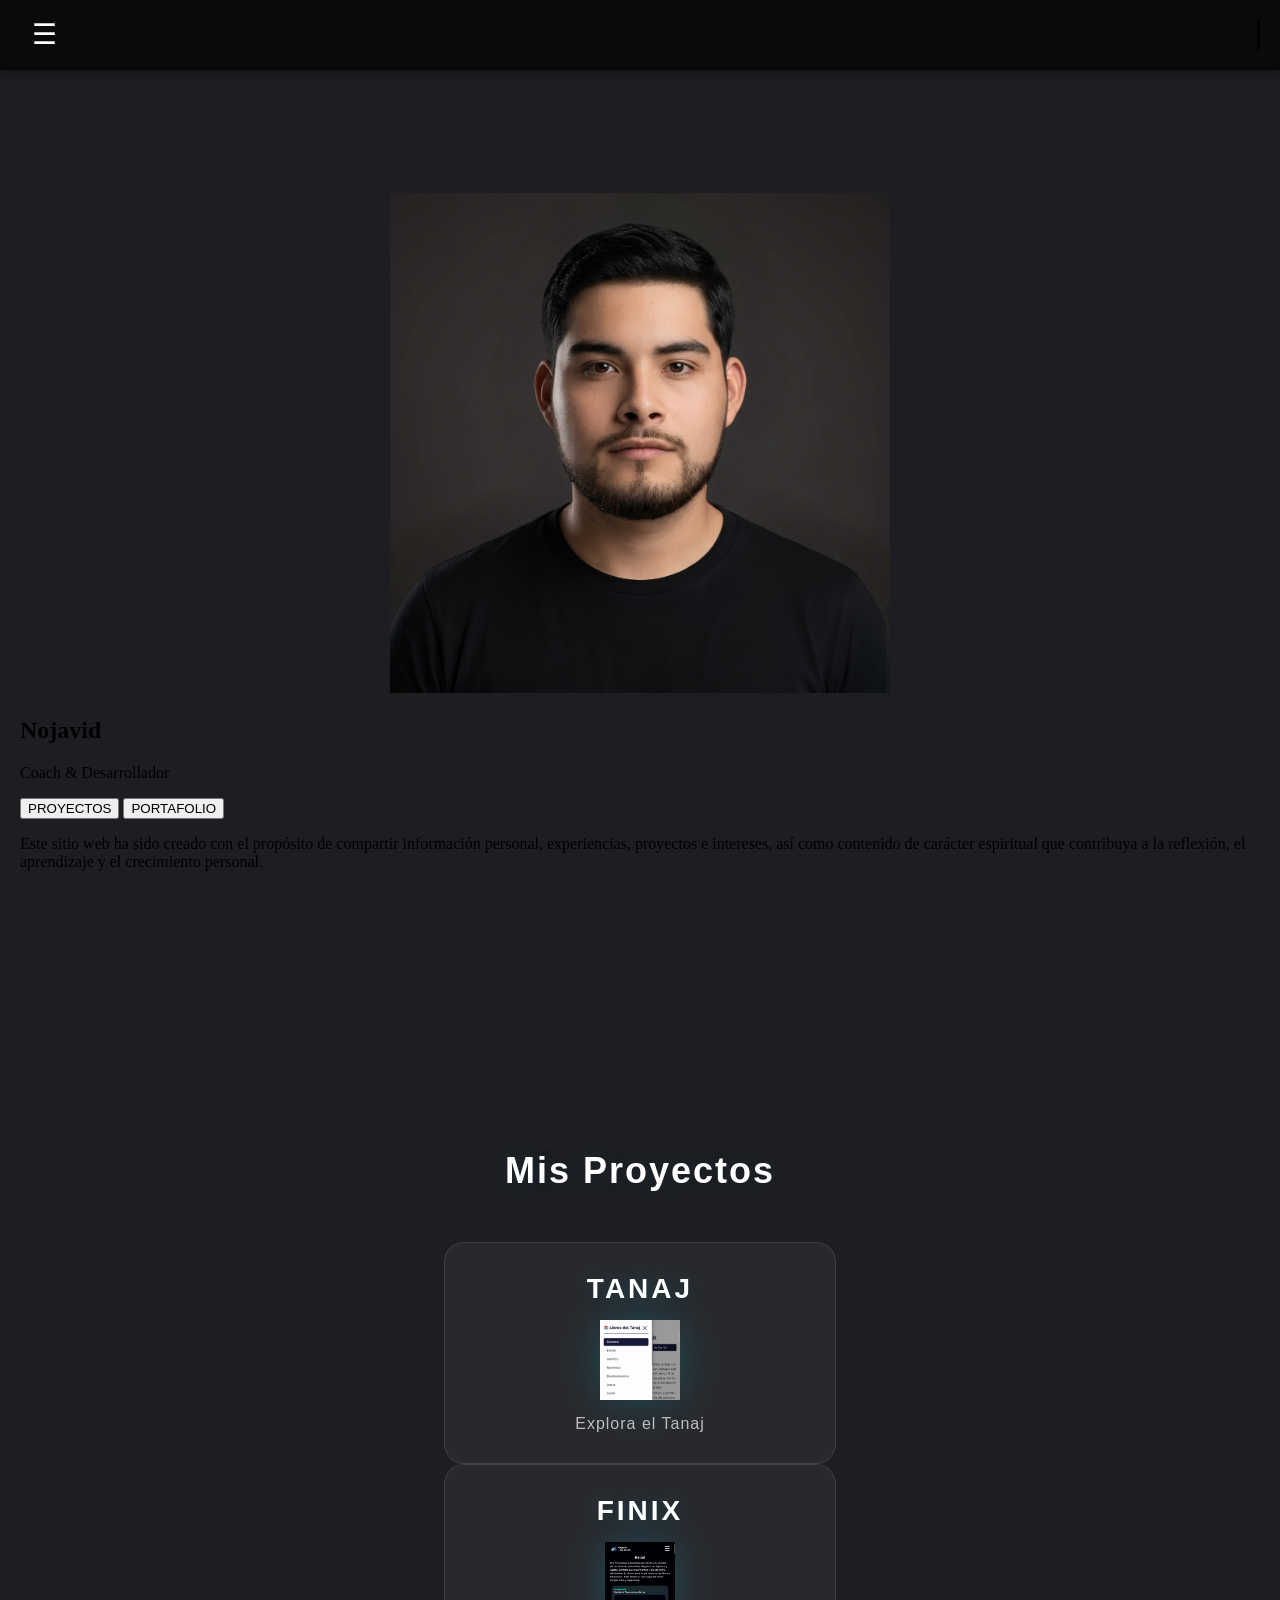
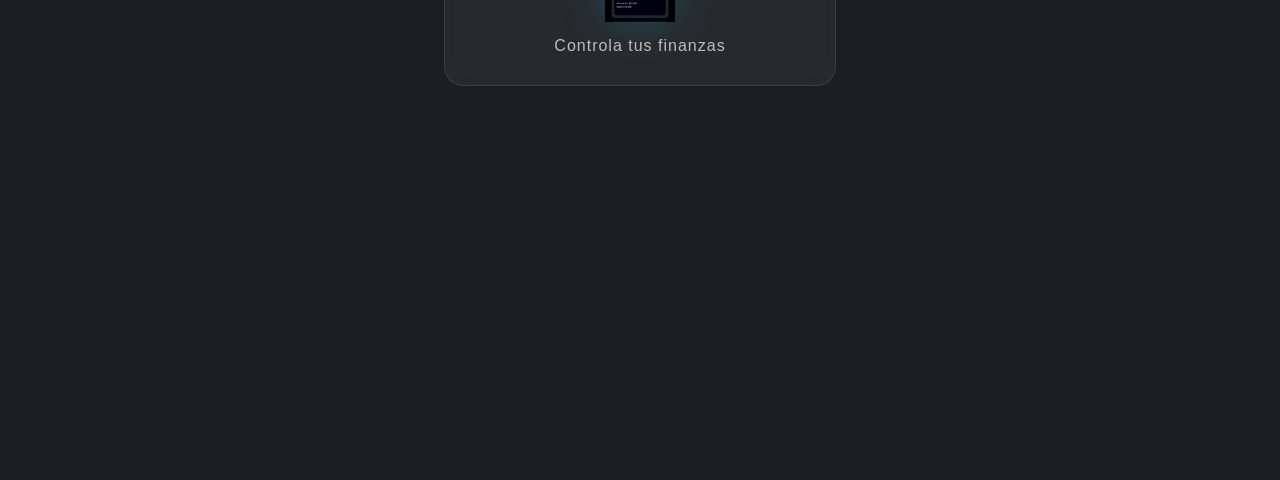
<file: index.html>
<!DOCTYPE html>
<html lang="es">
<head>
    <meta charset="UTF-8">
    <meta name="viewport" content="width=device-width, initial-scale=1.0">
    <title>NOJAVID</title>

    <!-- Css General-->
    <link rel="stylesheet" href="index-general.css">
        
    <!-- CSS específico para móviles -->
    <link rel="stylesheet" href="index-styles-movil.css" media="(max-width: 768px)">
</head>
<body>
    <!-- HEADER -->
    <header class="header">
        <!-- Menú desplegable a la izquierda -->
        <div class="menu-container">
            <button class="menu-btn" id="menuBtn" aria-label="Menú">
                <span class="menu-icon">☰</span>
            </button>
            <!-- Menú que se desliza desde la izquierda -->
            <div class="menu-overlay" id="menuOverlay">
                <div class="menu-slide" id="menuSlide">
                    <button class="menu-close" id="menuClose">✕</button>
                    <nav class="menu-nav">
                        <a href="#inicio" class="menu-item-full" onclick="cerrarMenuYScroll('inicio')">Inicio</a>
                        <a href="#proyectos" class="menu-item-full" onclick="cerrarMenuYScroll('proyectos')">Proyectos</a>
                        <a href="vales/vales.html" class="menu-item-full">Vales</a>
                    </nav>
                </div>
            </div>
        </div>

        <!-- Título NOJAVID en la esquina derecha -->
        <span class="titulo-nojavid" id="tituloNojavid">
            <span class="noja">NOJA</span><span class="vid">VID</span>
        </span>
    </header>

    <!-- SECCIÓN INICIO -->
    <section id="inicio" class="seccion-inicio">
        <!-- Contenedor de la imagen -->
        <div class="contenedor-imagen">
            <!-- Ondas extra -->
            <div class="onda-extra-1"></div>
            <div class="onda-extra-2"></div>
            <div class="onda-extra-3"></div>
            
            <!-- Fondo de color -->
            <div class="fondo-color"></div>
            
            <!-- Foto superpuesta con borde degradado -->
            <div class="foto-wrapper">
                <img src="foto.png" alt="Foto" class="foto-superpuesta" loading="lazy">
            </div>
        </div>

        <!-- Textos debajo de la imagen -->
        <div class="contenedor-textos">
            <h1 class="texto-nombre">Nojavid</h1>
            <p class="texto-subtitulo">Coach & Desarrollador</p>
            
            <!-- Contenedor de botones -->
            <div class="contenedor-botones">
                <button class="btn-proyectos" onclick="scrollToSeccion('proyectos')">PROYECTOS</button>
                <button class="btn-portafolio">PORTAFOLIO</button>
            </div>

            <!-- Descripción -->
            <div class="contenedor-descripcion">
                <p class="texto-descripcion">
                    Este sitio web ha sido creado con el propósito de compartir información personal, experiencias, proyectos e intereses, así como contenido de carácter espiritual que contribuya a la reflexión, el aprendizaje y el crecimiento personal.
                </p>
            </div>
        </div>
    </section>

    <!-- SECCIÓN PROYECTOS -->
    <section id="proyectos" class="seccion-proyectos">
        <h2 class="titulo-seccion">Mis Proyectos</h2>
        
        <!-- Tarjeta del proyecto TANAJ -->
        <div class="proyecto-tarjeta">
            <a href="Tanaj/tanaj.html" class="proyecto-enlace">
                <div class="proyecto-contenido">
                    <span class="proyecto-titulo">TANAJ</span>
                    <img src="tanaj.png" alt="Tanaj" class="proyecto-imagen" />
                    <p class="proyecto-descripcion">Explora el Tanaj</p>
                </div>
            </a>
        </div>
        <!-- Tarjeta del proyecto TANAJ -->
        <div class="proyecto-tarjeta">
            <a href="Finix/finix.html" class="proyecto-enlace">
                <div class="proyecto-contenido">
                    <span class="proyecto-titulo">FINIX</span>
                    <img src="Finix/finix.png" alt="Finix" class="proyecto-imagen" />
                    <p class="proyecto-descripcion">Controla tus finanzas</p>
                </div>
            </a>
        </div>
    </section>

    <!-- SCRIPT PRINCIPAL -->
    <script src="index-script.js"></script>
</body>
</html>
</file>
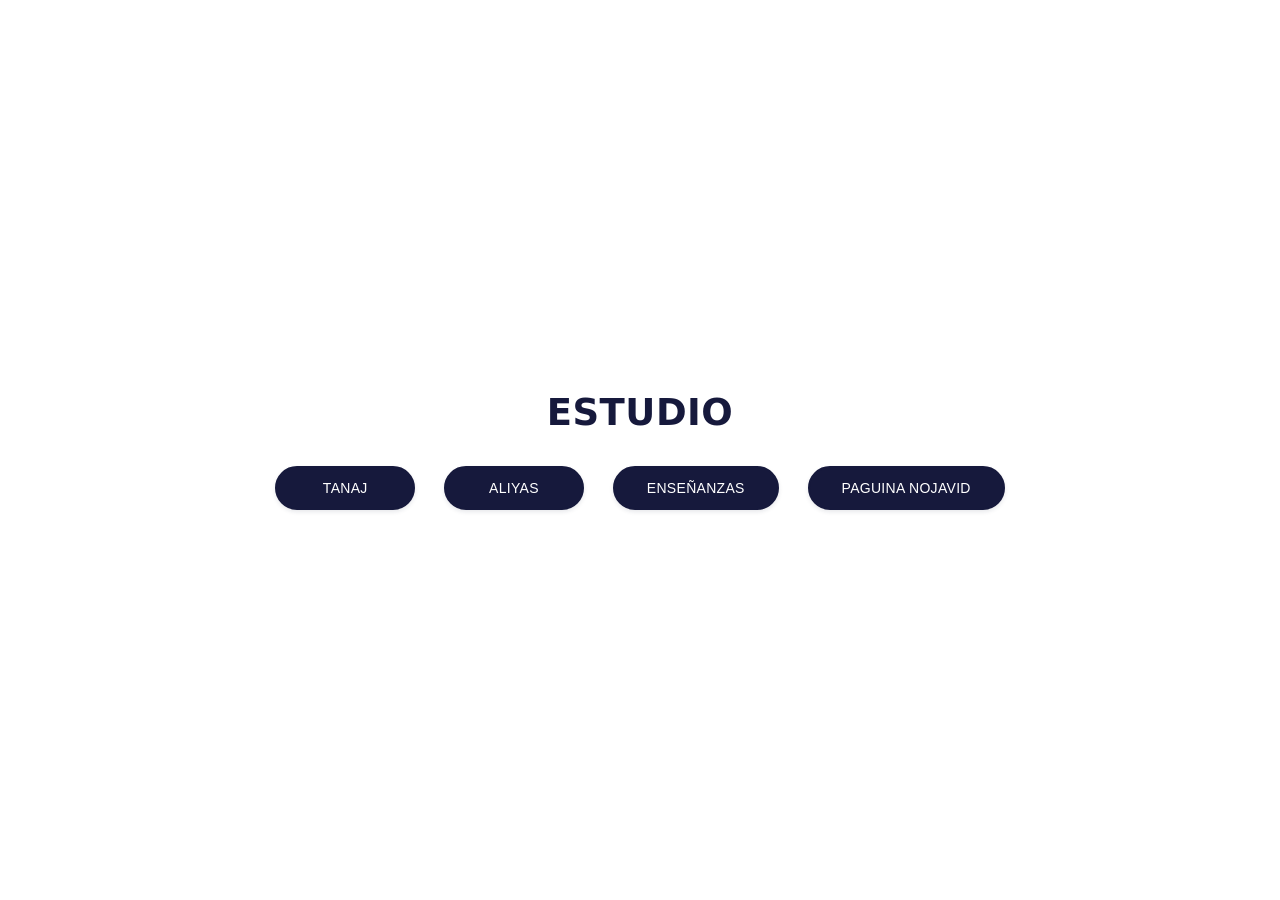
<file: Torah/torah.html>
<!DOCTYPE html>
<html lang="es">
<head>
    <meta charset="UTF-8">
    <meta name="viewport" content="width=device-width, initial-scale=1.0">
    <title>TORAH</title>
    
    <link rel="stylesheet" href="styles/torah-styles.css">
    <link rel="stylesheet" href="styles/torah-styles-pc.css" media="screen and (min-width: 769px)">
    <link rel="stylesheet" href="styles/torah-styles-movil.css" media="screen and (max-width: 768px)">
</head>
<body>
    <h1>ESTUDIO</h1>
    <div class="button-group">
        <a href="../Tanaj/tanaj.html"><button>TANAJ</button></a>
        <button>ALIYAS</button>
        <button>ENSEÑANZAS</button>
        <a href="../index.html"><button>PAGUINA NOJAVID</button></a>
    </div>
</body>
</html>
</file>
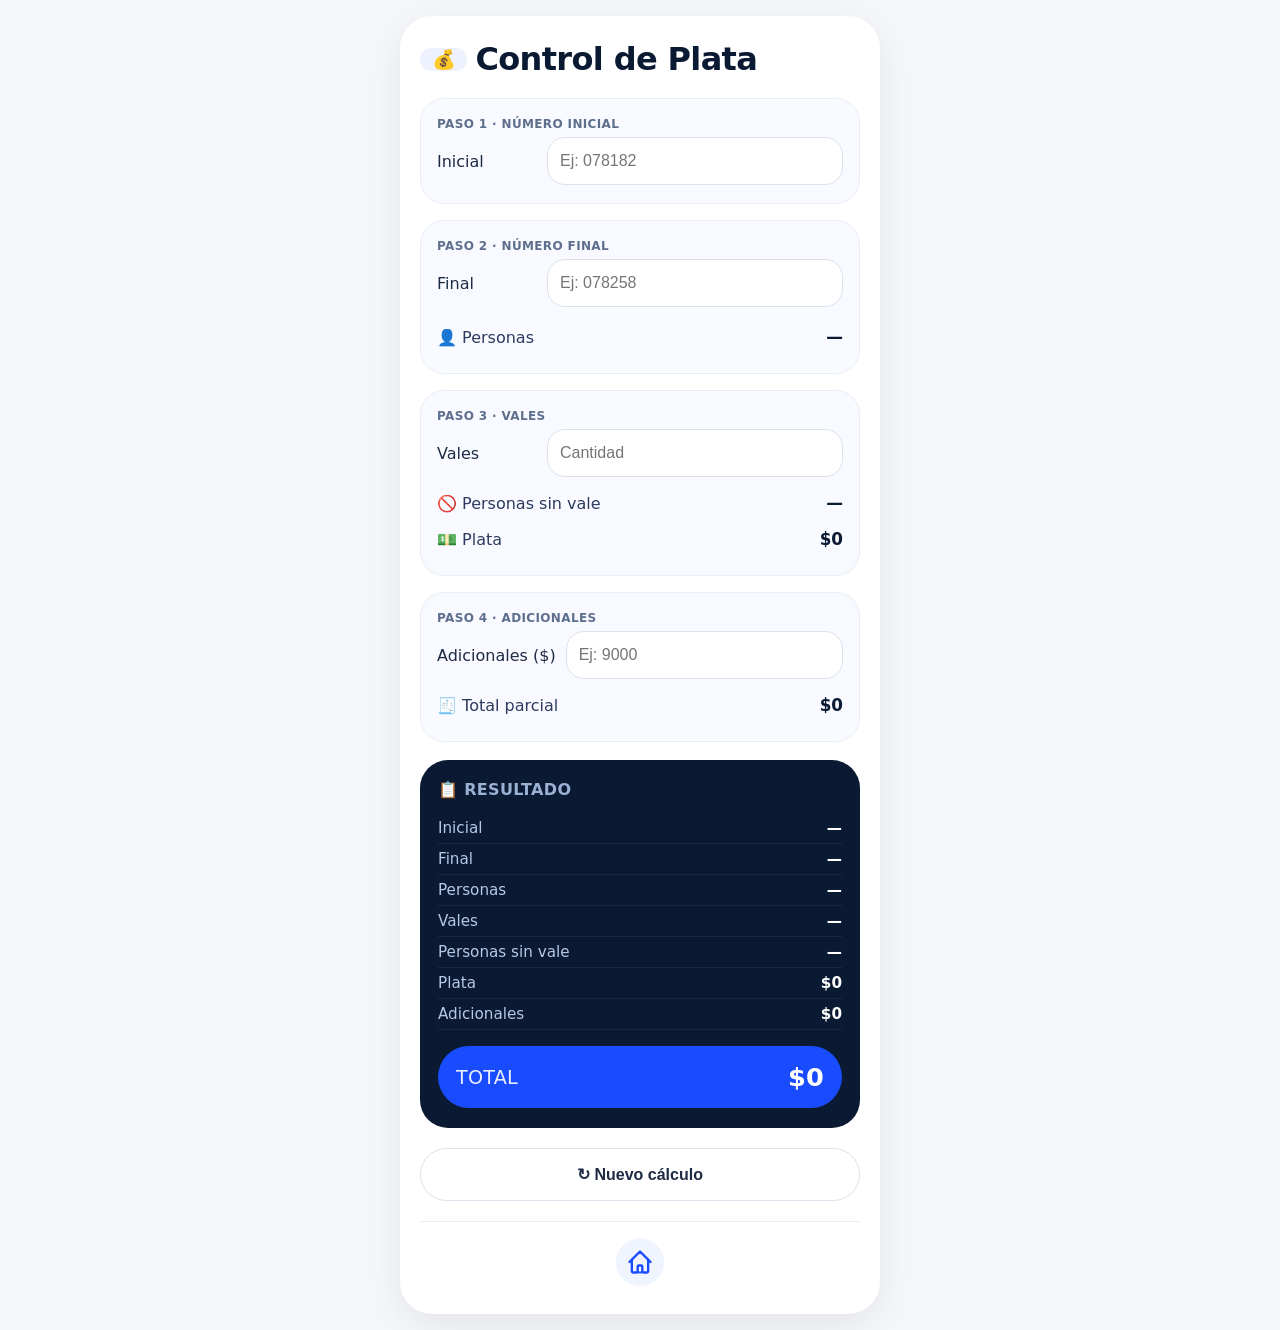
<file: vales/vales.html>
<!DOCTYPE html>
<html lang="es">
<head>
    <meta charset="UTF-8" />
    <meta name="viewport" content="width=device-width, initial-scale=1.0, maximum-scale=1.0, user-scalable=yes" />
    <title>Control de Plata</title>
    <link rel="stylesheet" href="valesStyles.css" />
</head>
<body>
    <div class="card" id="app">
        <h1>
            <span>💰</span> Control de Plata
        </h1>

        <!-- PASO 1: INICIAL -->
        <div class="step-group">
            <div class="step-label">Paso 1 · Número inicial</div>
            <div class="input-row">
                <label for="inicialInput">Inicial</label>
                <input type="number" id="inicialInput" placeholder="Ej: 078182" />
            </div>
        </div>

        <!-- PASO 2: FINAL -->
        <div class="step-group">
            <div class="step-label">Paso 2 · Número final</div>
            <div class="input-row">
                <label for="finalInput">Final</label>
                <input type="number" id="finalInput" placeholder="Ej: 078258" />
            </div>
            <div id="personasDisplay" class="result-line mt-2" style="border-bottom: none; padding-top: 12px;">
                <span class="result-label">👤 Personas</span>
                <span class="result-value" id="personasValue">—</span>
            </div>
        </div>

        <!-- PASO 3: VALES -->
        <div class="step-group">
            <div class="step-label">Paso 3 · Vales</div>
            <div class="input-row">
                <label for="valesInput">Vales</label>
                <input type="number" id="valesInput" placeholder="Cantidad" min="0" />
            </div>
            <div id="personasSinValeDisplay" class="result-line mt-2" style="border-bottom: none; padding-top: 8px;">
                <span class="result-label">🚫 Personas sin vale</span>
                <span class="result-value" id="personasSinValeValue">—</span>
            </div>
            <div id="plataDisplay" class="result-line" style="border-bottom: none; padding-top: 8px;">
                <span class="result-label">💵 Plata</span>
                <span class="result-value" id="plataValue">$0</span>
            </div>
            <div id="valeWarning" class="warning hidden">⚠️ Los vales no pueden ser mayores que las personas.</div>
        </div>

        <!-- PASO 4: ADICIONALES -->
        <div class="step-group">
            <div class="step-label">Paso 4 · Adicionales</div>
            <div class="input-row">
                <label for="adicionalesInput">Adicionales ($)</label>
                <input type="number" id="adicionalesInput" placeholder="Ej: 9000" min="0" />
            </div>
            <div id="totalPreview" class="result-line mt-2" style="border-bottom: none; padding-top: 8px;">
                <span class="result-label">🧾 Total parcial</span>
                <span class="result-value" id="totalPreviewValue">$0</span>
            </div>
        </div>

        <!-- RESUMEN FINAL GRANDE -->
        <div class="summary-box" id="summaryBox">
            <div class="summary-title">📋 RESULTADO</div>
            <div class="summary-line"><span class="slabel">Inicial</span><span class="svalue" id="sInicial">—</span></div>
            <div class="summary-line"><span class="slabel">Final</span><span class="svalue" id="sFinal">—</span></div>
            <div class="summary-line"><span class="slabel">Personas</span><span class="svalue" id="sPersonas">—</span></div>
            <div class="summary-line"><span class="slabel">Vales</span><span class="svalue" id="sVales">—</span></div>
            <div class="summary-line"><span class="slabel">Personas sin vale</span><span class="svalue" id="sSinVale">—</span></div>
            <div class="summary-line"><span class="slabel">Plata</span><span class="svalue" id="sPlata">$0</span></div>
            <div class="summary-line"><span class="slabel">Adicionales</span><span class="svalue" id="sAdicionales">$0</span></div>

            <div class="total-box">
                <span class="total-label">TOTAL</span>
                <span class="total-amount" id="totalFinal">$0</span>
            </div>
        </div>

        <button class="btn-reset" id="resetBtn">↻ Nuevo cálculo</button>

        <!-- Icono de casa - Corregido con ../ para subir un nivel -->
        <div class="home-icon">
            <a href="../index.html" title="Ir al inicio">
                <svg xmlns="http://www.w3.org/2000/svg" width="28" height="28" viewBox="0 0 24 24" fill="none" stroke="currentColor" stroke-width="2" stroke-linecap="round" stroke-linejoin="round">
                    <path d="M3 12l2-2m0 0l7-7 7 7M5 10v10a1 1 0 001 1h3m10-11l2 2m-2-2v10a1 1 0 01-1 1h-3m-4 0a1 1 0 01-1-1v-4a1 1 0 011-1h2a1 1 0 011 1v4a1 1 0 01-1 1"/>
                </svg>
            </a>
        </div>
    </div>

    <script src="valesJs.js"></script>
</body>
</html>
</file>
<file: index-general.css>
/* ===== ESTILO GENERAL ===== */
body {
    background-color: #1D1E22;
    margin: 0;
    padding: 0;
    min-height: 100vh;
}

/* ===== HEADER (ENCABEZADO NEGRO) ===== */
.header {
    background-color: #0a0a0a;
    padding: 12px 20px;
    display: flex;
    justify-content: space-between;
    align-items: center;
    position: fixed;
    top: 0;
    left: 0;
    width: 100%;
    height: 70px;
    z-index: 1000;
    box-shadow: 0 2px 10px rgba(0, 0, 0, 0.5);
    border-bottom: 1px solid rgba(2, 2, 2, 0.3);
    box-sizing: border-box;
}

/* ===== CONTENEDOR DEL MENÚ (IZQUIERDA) ===== */
.menu-container {
    display: flex;
    align-items: center;
    flex-shrink: 0;
}

/* ===== BOTÓN DEL MENÚ (HAMBURGUESA) ===== */
.menu-btn {
    background: transparent;
    border: none;
    cursor: pointer;
    padding: 8px 12px;
    display: flex;
    align-items: center;
    justify-content: center;
    transition: transform 0.3s ease;
}

.menu-btn:hover {
    transform: scale(1.1);
}

.menu-btn .menu-icon {
    font-size: 28px;
    color: #ffffff;
    line-height: 1;
}

/* ===== CONTENEDOR DEL TÍTULO (DERECHA) ===== */
.titulo-wrapper {
    display: flex;
    align-items: center;
    flex-shrink: 0;
    margin-left: auto;
    padding-right: 30px;
}

/* ===== TÍTULO NOJAVID CON EFECTO DE ESCRITURA ===== */
.titulo-nojavid {
    font-family: 'Arial Black', 'Helvetica', Arial, sans-serif;
    font-size: 26px;
    font-weight: 900;
    color: #ffffff;
    letter-spacing: 3px;
    text-transform: uppercase;
    white-space: nowrap;
    text-shadow: 0 0 15px rgba(0, 0, 0, 0.2);
    
    overflow: hidden;
    border-right: 3px solid #000000;
    width: 0;
    display: inline-block;
    animation: escribir 2.5s steps(7) 1s forwards, parpadeo 0.8s step-end 3;
}

/* Animación de escritura (7 letras = NOJAVID) */
@keyframes escribir {
    from { width: 0; }
    to { width: 150px; }
}

/* Animación de parpadeo del cursor */
@keyframes parpadeo {
    0%, 100% { border-color: #00eeff; }
    50% { border-color: transparent; }
}

/* ===== OVERLAY DEL MENÚ DESPLEGABLE ===== */
.menu-overlay {
    position: fixed;
    top: 0;
    left: 0;
    width: 100%;
    height: 100%;
    background-color: rgba(0, 0, 0, 0.856); /* Oscurece toda la pantalla */
    z-index: 2000;
    visibility: hidden;
    opacity: 0;
    transition: opacity 0.3s ease, visibility 0.3s ease;
}

.menu-overlay.active {
    visibility: visible;
    opacity: 1;
}

/* ===== PANEL DESLIZABLE DEL MENÚ ===== */
.menu-slide {
    position: fixed;
    top: 0;
    left: -280px;
    width: 260px;
    height: 100%;
    background-color: #111111;
    z-index: 2100;
    padding: 20px 0;
    transition: left 0.35s cubic-bezier(0.4, 0, 0.2, 1);
    box-shadow: 4px 0 20px rgba(0, 0, 0, 0.7);
    border-right: 1px solid rgba(0, 195, 255, 0.2);
    overflow-y: auto;
}

.menu-overlay.active .menu-slide {
    left: 0;
}

/* ===== BOTÓN DE CIERRE DEL MENÚ ===== */
.menu-close {
    position: absolute;
    top: 15px;
    right: 15px;
    background: transparent;
    border: none;
    color: #ffffff;
    font-size: 28px;
    cursor: pointer;
    padding: 5px 10px;
    transition: transform 0.3s ease, color 0.3s ease;
}

.menu-close:hover {
    transform: rotate(90deg);
    color: #7e0101;
}

/* ===== NAVEGACIÓN DEL MENÚ ===== */
.menu-nav {
    display: flex;
    flex-direction: column;
    padding-top: 60px;
    gap: 5px;
}

.menu-item-full {
    display: block;
    padding: 16px 30px;
    color: #e0e0e0;
    text-decoration: none;
    font-family: 'Arial', sans-serif;
    font-size: 18px;
    font-weight: 500;
    letter-spacing: 1px;
    border-left: 3px solid transparent;
    transition: background-color 0.3s ease, color 0.3s ease, border-color 0.3s ease;
}

.menu-item-full:hover {
    background-color: rgba(255, 215, 0, 0.1);
    color: #00fff2;
    border-left-color: #ff2600;
}

.menu-item-full:first-child {
    margin-top: 10px;
}

/* ===== SECCIÓN INICIO ===== */
.seccion-inicio {
    min-height: 100vh;
    background: #1D1E22;
    padding: 90px 20px 40px 20px;
    display: flex;
    flex-direction: column;
    align-items: center;
    justify-content: center;
}

/* ===== SECCIÓN PROYECTOS ===== */
.seccion-proyectos {
    min-height: 100vh;
    background: #1D1E22;
    padding: 90px 20px 60px 20px;
    display: flex;
    flex-direction: column;
    align-items: center;
}

/* ===== TÍTULO DE SECCIÓN ===== */
.titulo-seccion {
    font-family: 'Arial Black', 'Helvetica', Arial, sans-serif;
    font-size: 36px;
    font-weight: 900;
    color: #ffffff;
    text-align: center;
    margin-bottom: 50px;
    letter-spacing: 2px;
    text-shadow: 0 0 30px rgba(0, 210, 255, 0.1);
}

/* ===== TARJETA DE PROYECTO ===== */
.proyecto-tarjeta {
    width: 100%;
    max-width: 350px;
    background: rgba(255, 255, 255, 0.05);
    border-radius: 20px;
    padding: 30px 20px;
    text-align: center;
    border: 1px solid rgba(255, 255, 255, 0.1);
    backdrop-filter: blur(10px);
    transition: all 0.3s ease;
}

.proyecto-tarjeta:hover {
    transform: translateY(-10px);
    border-color: rgba(0, 210, 255, 0.3);
    box-shadow: 0 20px 60px rgba(0, 210, 255, 0.1);
}

/* ===== ENLACE DEL PROYECTO ===== */
.proyecto-enlace {
    text-decoration: none;
    color: inherit;
    display: block;
}

/* ===== CONTENIDO DEL PROYECTO ===== */
.proyecto-contenido {
    display: flex;
    flex-direction: column;
    align-items: center;
    gap: 15px;
}

/* ===== TÍTULO DEL PROYECTO ===== */
.proyecto-titulo {
    font-family: 'Arial Black', 'Helvetica', Arial, sans-serif;
    font-size: 28px;
    font-weight: 900;
    color: #ffffff;
    letter-spacing: 3px;
    text-shadow: 0 0 20px rgba(0, 210, 255, 0.2);
}

/* ===== IMAGEN DEL PROYECTO ===== */
.proyecto-imagen {
    width: 80px;
    height: 80px;
    object-fit: contain;
    filter: drop-shadow(0 0 20px rgba(0, 210, 255, 0.2));
    transition: transform 0.3s ease;
}

.proyecto-tarjeta:hover .proyecto-imagen {
    transform: scale(1.1) rotate(-5deg);
}

/* ===== DESCRIPCIÓN DEL PROYECTO ===== */
.proyecto-descripcion {
    font-family: 'Arial', sans-serif;
    font-size: 16px;
    color: rgba(255, 255, 255, 0.7);
    margin: 0;
    letter-spacing: 1px;
}

/* ===== RESPONSIVE PARA PANTALLAS PEQUEÑAS ===== */
@media screen and (max-width: 480px) {
    .header {
        padding: 10px 15px;
        height: 60px;
    }
    
    .titulo-wrapper {
        padding-right: 15px;
    }
    
    .titulo-nojavid {
        font-size: 20px;
        letter-spacing: 0px;
        animation: escribir-movil 2.5s steps(7) 1s forwards, parpadeo 0.8s step-end 3;
    }
    
    @keyframes escribir-movil {
        from { width: 0; }
        to { width: 115px; }
    }
    
    .menu-btn .menu-icon {
        font-size: 24px;
    }
    
    .menu-slide {
        width: 240px;
        left: -260px;
    }
    
    .menu-item-full {
        padding: 14px 24px;
        font-size: 16px;
    }
}
</file>
<file: index-styles-movil.css>
/* ===== ESTILO GENERAL ===== */
* {
    margin: 0;
    padding: 0;
    box-sizing: border-box;
}

body {
    background-color: #1D1E22;
    margin: 0;
    padding: 0;
    min-height: 100vh;
    overflow-x: hidden;
}

/* ===== HEADER (ENCABEZADO NEGRO) ===== */
.header {
    background-color: #0a0a0a;
    padding: 12px 20px;
    display: flex;
    justify-content: space-between;
    align-items: center;
    position: fixed;
    top: 0;
    left: 0;
    width: 100%;
    height: 70px;
    z-index: 1000;
    box-shadow: 0 2px 10px rgba(0, 0, 0, 0.5);
    border-bottom: 1px solid rgba(2, 2, 2, 0.3);
    box-sizing: border-box;
}

/* ===== CONTENEDOR DEL MENÚ (IZQUIERDA) ===== */
.menu-container {
    display: flex;
    align-items: center;
    flex-shrink: 0;
}

/* ===== BOTÓN DEL MENÚ (HAMBURGUESA) ===== */
.menu-btn {
    background: transparent;
    border: none;
    cursor: pointer;
    padding: 8px 12px;
    display: flex;
    align-items: center;
    justify-content: center;
    transition: transform 0.3s ease;
    -webkit-tap-highlight-color: transparent;
}

.menu-btn:hover {
    transform: scale(1.1);
}

.menu-btn:active {
    transform: scale(0.95);
}

.menu-btn .menu-icon {
    font-size: 28px;
    color: #ffffff;
    line-height: 1;
}

/* ===== CONTENEDOR DEL TÍTULO (DERECHA) ===== */
.titulo-wrapper {
    display: flex;
    align-items: center;
    flex-shrink: 0;
    margin-left: auto;
    padding-right: 30px;
}

/* ===== TÍTULO NOJAVID CON EFECTO DE ESCRITURA FLUIDA ===== */
.titulo-nojavid {
    font-family: 'Arial Black', 'Helvetica', Arial, sans-serif;
    font-size: 26px;
    font-weight: 900;
    letter-spacing: 3px;
    text-transform: uppercase;
    white-space: nowrap;
    text-shadow: 0 0 15px rgba(0, 0, 0, 0.2);
    
    overflow: hidden;
    border-right: 3px solid #d500f9;
    padding-right: 5px;
    display: inline-block;
    width: 0;
    max-width: 200px;
    text-align: right;
    flex-shrink: 0;
}

/* Parte NOJA en blanco */
.titulo-nojavid .noja {
    color: #ffffff;
}

/* Parte VID con degradado neón */
.titulo-nojavid .vid {
    background: linear-gradient(90deg, #d500f9, #00e5ff, #d500f9);
    background-size: 200% auto;
    -webkit-background-clip: text;
    -webkit-text-fill-color: transparent;
    background-clip: text;
    animation: neonGradient 3s ease-in-out infinite;
}

/* Animación del degradado neón */
@keyframes neonGradient {
    0% {
        background-position: 0% center;
    }
    50% {
        background-position: 100% center;
    }
    100% {
        background-position: 0% center;
    }
}

/* ===== ANIMACIÓN DE ESCRITURA FLUIDA ===== */
@keyframes escribirFluido {
    0% {
        width: 0;
        border-color: #d500f9;
    }
    60% {
        border-color: #d500f9;
    }
    100% {
        width: 100%;
        max-width: 200px;
        border-color: transparent;
    }
}

/* ===== ANIMACIÓN DE BORRADO FLUIDO ===== */
@keyframes borrarFluido {
    0% {
        width: 100%;
        max-width: 200px;
        border-color: #d500f9;
        opacity: 1;
    }
    100% {
        width: 0;
        max-width: 200px;
        border-color: #d500f9;
        opacity: 1;
    }
}

/* ===== PARPADEO DEL CURSOR ===== */
@keyframes parpadeoFluido {
    0%, 100% {
        border-color: #d500f9;
    }
    50% {
        border-color: transparent;
    }
}

/* ===== OVERLAY DEL MENÚ DESPLEGABLE ===== */
.menu-overlay {
    position: fixed;
    top: 0;
    left: 0;
    width: 100%;
    height: 100%;
    background-color: rgba(0, 0, 0, 0.856);
    z-index: 2000;
    visibility: hidden;
    opacity: 0;
    transition: opacity 0.3s ease, visibility 0.3s ease;
}

.menu-overlay.active {
    visibility: visible;
    opacity: 1;
}

/* ===== PANEL DESLIZABLE DEL MENÚ ===== */
.menu-slide {
    position: fixed;
    top: 0;
    left: -280px;
    width: 260px;
    height: 100%;
    background-color: #111111;
    z-index: 2100;
    padding: 20px 0;
    transition: left 0.35s cubic-bezier(0.4, 0, 0.2, 1);
    box-shadow: 4px 0 20px rgba(0, 0, 0, 0.7);
    border-right: 1px solid rgba(0, 195, 255, 0.2);
    overflow-y: auto;
    -webkit-overflow-scrolling: touch;
}

.menu-overlay.active .menu-slide {
    left: 0;
}

/* ===== BOTÓN DE CIERRE DEL MENÚ ===== */
.menu-close {
    position: absolute;
    top: 15px;
    right: 15px;
    background: transparent;
    border: none;
    color: #ffffff;
    font-size: 28px;
    cursor: pointer;
    padding: 5px 10px;
    transition: transform 0.3s ease, color 0.3s ease;
    -webkit-tap-highlight-color: transparent;
}

.menu-close:hover {
    transform: rotate(90deg);
    color: #ff2600;
}

.menu-close:active {
    transform: rotate(90deg) scale(0.9);
}

/* ===== NAVEGACIÓN DEL MENÚ ===== */
.menu-nav {
    display: flex;
    flex-direction: column;
    padding-top: 60px;
    gap: 5px;
}

.menu-item-full {
    display: block;
    padding: 16px 30px;
    color: #e0e0e0;
    text-decoration: none;
    font-family: 'Arial', sans-serif;
    font-size: 18px;
    font-weight: 500;
    letter-spacing: 1px;
    border-left: 3px solid transparent;
    transition: background-color 0.3s ease, color 0.3s ease, border-color 0.3s ease;
    -webkit-tap-highlight-color: transparent;
}

.menu-item-full:hover {
    background-color: rgba(255, 215, 0, 0.1);
    color: #00fff2;
    border-left-color: #ff2600;
}

.menu-item-full:active {
    background-color: rgba(255, 215, 0, 0.15);
    color: #00fff2;
    border-left-color: #ff2600;
}

.menu-item-full:first-child {
    margin-top: 10px;
}

/* ===== SECCIÓN INICIO ===== */
.seccion-inicio {
    min-height: 100vh;
    background: #1D1E22;
    padding: 100px 20px 40px 20px;
    display: flex;
    flex-direction: column;
    align-items: center;
    justify-content: flex-start;
}

/* Contenedor de la imagen */
.contenedor-imagen {
    position: relative;
    width: 260px;
    height: 260px;
    margin-bottom: 30px;
    flex-shrink: 0;
}

/* ===== ONDAS CONCÉNTRICAS QUE JUEGAN CON MORADO Y AZUL ===== */

/* Onda 1 - Morado neón */
.contenedor-imagen::before {
    content: '';
    position: absolute;
    top: 50%;
    left: 50%;
    transform: translate(-50%, -50%);
    border-radius: 50%;
    width: 100%;
    height: 100%;
    border: 3px solid rgba(213, 0, 249, 0.6);
    z-index: -1;
    pointer-events: none;
    animation: wavePurple 2.5s ease-in-out infinite;
}

/* Onda 2 - Azul neón */
.contenedor-imagen::after {
    content: '';
    position: absolute;
    top: 50%;
    left: 50%;
    transform: translate(-50%, -50%);
    border-radius: 50%;
    width: 100%;
    height: 100%;
    border: 3px solid rgba(0, 229, 255, 0.6);
    z-index: -1;
    pointer-events: none;
    animation: waveBlue 2.5s ease-in-out 0.5s infinite;
}

/* Onda 3 - Morado claro */
.contenedor-imagen .onda-extra-1 {
    position: absolute;
    top: 50%;
    left: 50%;
    transform: translate(-50%, -50%);
    border-radius: 50%;
    width: 100%;
    height: 100%;
    border: 2px solid rgba(170, 0, 255, 0.4);
    z-index: -1;
    pointer-events: none;
    animation: wavePurpleLight 2.5s ease-in-out 1s infinite;
}

/* Onda 4 - Azul claro */
.contenedor-imagen .onda-extra-2 {
    position: absolute;
    top: 50%;
    left: 50%;
    transform: translate(-50%, -50%);
    border-radius: 50%;
    width: 100%;
    height: 100%;
    border: 2px solid rgba(24, 255, 255, 0.4);
    z-index: -1;
    pointer-events: none;
    animation: waveBlueLight 2.5s ease-in-out 1.5s infinite;
}

/* Onda 5 - Morado oscuro */
.contenedor-imagen .onda-extra-3 {
    position: absolute;
    top: 50%;
    left: 50%;
    transform: translate(-50%, -50%);
    border-radius: 50%;
    width: 100%;
    height: 100%;
    border: 2px solid rgba(106, 13, 173, 0.3);
    z-index: -1;
    pointer-events: none;
    animation: waveDarkPurple 3s ease-in-out 0.3s infinite;
}

/* ===== ANIMACIONES DE ONDAS ===== */

/* Onda morada - se expande y se desvanece */
@keyframes wavePurple {
    0% {
        width: 100%;
        height: 100%;
        opacity: 1;
        border-width: 4px;
        border-color: rgba(213, 0, 249, 0.8);
    }
    50% {
        border-color: rgba(213, 0, 249, 0.4);
        border-width: 2px;
    }
    100% {
        width: 170%;
        height: 170%;
        opacity: 0;
        border-width: 1px;
        border-color: rgba(213, 0, 249, 0);
    }
}

/* Onda azul - se expande y se desvanece */
@keyframes waveBlue {
    0% {
        width: 100%;
        height: 100%;
        opacity: 1;
        border-width: 4px;
        border-color: rgba(0, 229, 255, 0.8);
    }
    50% {
        border-color: rgba(0, 229, 255, 0.4);
        border-width: 2px;
    }
    100% {
        width: 170%;
        height: 170%;
        opacity: 0;
        border-width: 1px;
        border-color: rgba(0, 229, 255, 0);
    }
}

/* Onda morada clara */
@keyframes wavePurpleLight {
    0% {
        width: 100%;
        height: 100%;
        opacity: 0.8;
        border-width: 3px;
        border-color: rgba(170, 0, 255, 0.6);
    }
    50% {
        border-color: rgba(170, 0, 255, 0.3);
        border-width: 2px;
    }
    100% {
        width: 160%;
        height: 160%;
        opacity: 0;
        border-width: 1px;
        border-color: rgba(170, 0, 255, 0);
    }
}

/* Onda azul clara */
@keyframes waveBlueLight {
    0% {
        width: 100%;
        height: 100%;
        opacity: 0.8;
        border-width: 3px;
        border-color: rgba(24, 255, 255, 0.6);
    }
    50% {
        border-color: rgba(24, 255, 255, 0.3);
        border-width: 2px;
    }
    100% {
        width: 160%;
        height: 160%;
        opacity: 0;
        border-width: 1px;
        border-color: rgba(24, 255, 255, 0);
    }
}

/* Onda morada oscura - más lenta */
@keyframes waveDarkPurple {
    0% {
        width: 100%;
        height: 100%;
        opacity: 0.6;
        border-width: 3px;
        border-color: rgba(106, 13, 173, 0.5);
    }
    50% {
        border-color: rgba(106, 13, 173, 0.2);
        border-width: 2px;
    }
    100% {
        width: 180%;
        height: 180%;
        opacity: 0;
        border-width: 1px;
        border-color: rgba(106, 13, 173, 0);
    }
}

/* ===== FONDO CON RESPLANDOR PULSANTE ===== */
.fondo-color {
    position: absolute;
    top: 0;
    left: 0;
    width: 100%;
    height: 100%;
    border-radius: 50%;
    background: radial-gradient(circle, rgba(213, 0, 249, 0.3), rgba(0, 229, 255, 0.15));
    z-index: 0;
    animation: pulseBackground 2s ease-in-out infinite;
}

@keyframes pulseBackground {
    0%, 100% {
        background: radial-gradient(circle, rgba(213, 0, 249, 0.3), rgba(0, 229, 255, 0.1));
        transform: scale(1);
    }
    50% {
        background: radial-gradient(circle, rgba(0, 229, 255, 0.3), rgba(213, 0, 249, 0.15));
        transform: scale(1.05);
    }
}

/* ===== BORDE NEÓN CON RESPLANDOR ===== */
.foto-wrapper {
    position: absolute;
    top: 8px;
    left: 8px;
    width: calc(100% - 16px);
    height: calc(100% - 16px);
    border-radius: 50%;
    padding: 6px;
    background: linear-gradient(135deg, 
        #d500f9 0%, 
        #e040fb 20%, 
        #aa00ff 40%, 
        #00e5ff 60%, 
        #18ffff 80%, 
        #00b0ff 100%
    );
    z-index: 1;
    box-shadow: 
        0 0 40px rgba(213, 0, 249, 0.8),
        0 0 80px rgba(213, 0, 249, 0.5),
        0 0 120px rgba(213, 0, 249, 0.3),
        0 0 160px rgba(0, 229, 255, 0.3),
        0 0 200px rgba(0, 229, 255, 0.15),
        inset 0 0 40px rgba(255, 255, 255, 0.15);
    animation: neonPulse 3s ease-in-out infinite;
}

@keyframes neonPulse {
    0%, 100% {
        box-shadow: 
            0 0 40px rgba(213, 0, 249, 0.8),
            0 0 80px rgba(213, 0, 249, 0.5),
            0 0 120px rgba(213, 0, 249, 0.3),
            0 0 160px rgba(0, 229, 255, 0.3),
            0 0 200px rgba(0, 229, 255, 0.15),
            inset 0 0 40px rgba(255, 255, 255, 0.15);
    }
    50% {
        box-shadow: 
            0 0 60px rgba(0, 229, 255, 0.8),
            0 0 100px rgba(0, 229, 255, 0.6),
            0 0 140px rgba(213, 0, 249, 0.5),
            0 0 180px rgba(213, 0, 249, 0.3),
            0 0 220px rgba(0, 229, 255, 0.2),
            inset 0 0 50px rgba(255, 255, 255, 0.25);
    }
}

/* Foto superpuesta */
.foto-superpuesta {
    width: 100%;
    height: 100%;
    border-radius: 50%;
    object-fit: cover;
    display: block;
    background-color: #1a1a1a;
    border: 2px solid rgba(255, 255, 255, 0.05);
}

/* ===== TEXTOS ===== */
.contenedor-textos {
    text-align: center;
    max-width: 600px;
    width: 100%;
}

.texto-nombre {
    font-family: 'Arial Black', 'Helvetica', Arial, sans-serif;
    font-size: 2.8rem;
    font-weight: 900;
    margin-bottom: 5px;
    background: linear-gradient(90deg, #d500f9, #00e5ff);
    -webkit-background-clip: text;
    -webkit-text-fill-color: transparent;
    background-clip: text;
    letter-spacing: 2px;
    text-shadow: 0 0 40px rgba(213, 0, 249, 0.3);
}

.texto-subtitulo {
    font-family: 'Arial', sans-serif;
    font-size: 1.2rem;
    color: #aaaaaa;
    margin-bottom: 25px;
    letter-spacing: 3px;
}

/* ===== BOTONES ===== */
.contenedor-botones {
    display: flex;
    gap: 15px;
    justify-content: center;
    margin-bottom: 30px;
    flex-wrap: wrap;
}

.btn-proyectos,
.btn-portafolio {
    padding: 12px 35px;
    border: none;
    border-radius: 30px;
    font-size: 0.9rem;
    font-weight: 600;
    letter-spacing: 2px;
    cursor: pointer;
    transition: all 0.3s ease;
    text-transform: uppercase;
    -webkit-tap-highlight-color: transparent;
    font-family: 'Arial', sans-serif;
}

.btn-proyectos {
    background: linear-gradient(135deg, #d500f9, #00e5ff);
    color: #0a0a0a;
    box-shadow: 0 0 30px rgba(213, 0, 249, 0.4);
}

.btn-proyectos:hover {
    transform: translateY(-3px) scale(1.02);
    box-shadow: 0 0 50px rgba(213, 0, 249, 0.6), 0 0 80px rgba(0, 229, 255, 0.4);
}

.btn-proyectos:active {
    transform: scale(0.95);
}

.btn-portafolio {
    background: transparent;
    color: #ffffff;
    border: 2px solid rgba(213, 0, 249, 0.5);
}

.btn-portafolio:hover {
    background: rgba(213, 0, 249, 0.1);
    transform: translateY(-3px);
    border-color: #d500f9;
    box-shadow: 0 0 40px rgba(213, 0, 249, 0.3);
}

.btn-portafolio:active {
    transform: scale(0.95);
}

/* ===== DESCRIPCIÓN ===== */
.contenedor-descripcion {
    margin-top: 10px;
}

.texto-descripcion {
    font-family: 'Arial', sans-serif;
    font-size: 0.95rem;
    line-height: 1.8;
    color: #cccccc;
    max-width: 550px;
    margin: 0 auto;
}

/* ===== SECCIÓN PROYECTOS ===== */
.seccion-proyectos {
    min-height: 100vh;
    background: #1D1E22;
    padding: 90px 20px 60px 20px;
    display: flex;
    flex-direction: column;
    align-items: center;
}

/* ===== TÍTULO DE SECCIÓN ===== */
.titulo-seccion {
    font-family: 'Arial Black', 'Helvetica', Arial, sans-serif;
    font-size: 36px;
    font-weight: 900;
    color: #ffffff;
    text-align: center;
    margin-bottom: 50px;
    letter-spacing: 2px;
    text-shadow: 0 0 30px rgba(0, 210, 255, 0.1);
    background: linear-gradient(90deg, #d500f9, #00e5ff);
    -webkit-background-clip: text;
    -webkit-text-fill-color: transparent;
    background-clip: text;
}

/* ===== TARJETA DE PROYECTO ===== */
.proyecto-tarjeta {
    width: 100%;
    max-width: 350px;
    background: rgba(255, 255, 255, 0.05);
    border-radius: 20px;
    padding: 30px 20px;
    text-align: center;
    border: 1px solid rgba(255, 255, 255, 0.1);
    backdrop-filter: blur(10px);
    transition: all 0.3s ease;
}

.proyecto-tarjeta:hover {
    transform: translateY(-10px);
    border-color: rgba(213, 0, 249, 0.3);
    box-shadow: 0 20px 60px rgba(213, 0, 249, 0.1);
}

.proyecto-tarjeta:active {
    transform: scale(0.98);
}

/* ===== ENLACE DEL PROYECTO ===== */
.proyecto-enlace {
    text-decoration: none;
    color: inherit;
    display: block;
    -webkit-tap-highlight-color: transparent;
}

/* ===== CONTENIDO DEL PROYECTO ===== */
.proyecto-contenido {
    display: flex;
    flex-direction: column;
    align-items: center;
    gap: 15px;
}

/* ===== TÍTULO DEL PROYECTO ===== */
.proyecto-titulo {
    font-family: 'Arial Black', 'Helvetica', Arial, sans-serif;
    font-size: 28px;
    font-weight: 900;
    background: linear-gradient(90deg, #d500f9, #00e5ff);
    -webkit-background-clip: text;
    -webkit-text-fill-color: transparent;
    background-clip: text;
    letter-spacing: 3px;
}

/* ===== IMAGEN DEL PROYECTO ===== */
.proyecto-imagen {
    width: 80px;
    height: 80px;
    object-fit: contain;
    filter: drop-shadow(0 0 20px rgba(213, 0, 249, 0.2));
    transition: transform 0.3s ease;
}

.proyecto-tarjeta:hover .proyecto-imagen {
    transform: scale(1.1) rotate(-5deg);
}

/* ===== DESCRIPCIÓN DEL PROYECTO ===== */
.proyecto-descripcion {
    font-family: 'Arial', sans-serif;
    font-size: 16px;
    color: rgba(255, 255, 255, 0.7);
    margin: 0;
    letter-spacing: 1px;
}

/* ======================================== */
/* ===== RESPONSIVE PARA MÓVILES ===== */
/* ======================================== */

/* Móviles pequeños (hasta 480px) */
@media screen and (max-width: 480px) {
    .header {
        padding: 10px 15px;
        height: 60px;
    }
    
    .titulo-wrapper {
        padding-right: 15px;
    }
    
    .titulo-nojavid {
        font-size: 20px;
        letter-spacing: 0px;
        max-width: 150px;
    }
    
    /* Animaciones responsive para móvil */
    @keyframes escribirFluido {
        0% {
            width: 0;
            border-color: #d500f9;
        }
        60% {
            border-color: #d500f9;
        }
        100% {
            width: 100%;
            max-width: 150px;
            border-color: transparent;
        }
    }

    @keyframes borrarFluido {
        0% {
            width: 100%;
            max-width: 150px;
            border-color: #d500f9;
            opacity: 1;
        }
        100% {
            width: 0;
            max-width: 150px;
            border-color: #d500f9;
            opacity: 1;
        }
    }
    
    .menu-btn .menu-icon {
        font-size: 24px;
    }
    
    .menu-slide {
        width: 240px;
        left: -260px;
    }
    
    .menu-item-full {
        padding: 14px 24px;
        font-size: 16px;
    }
    
    .seccion-inicio {
        padding: 80px 15px 30px 15px;
    }
    
    .contenedor-imagen {
        width: 200px;
        height: 200px;
        margin-bottom: 25px;
    }
    
    .foto-wrapper {
        top: 6px;
        left: 6px;
        width: calc(100% - 12px);
        height: calc(100% - 12px);
        padding: 5px;
        box-shadow: 
            0 0 30px rgba(213, 0, 249, 0.6),
            0 0 60px rgba(213, 0, 249, 0.4),
            0 0 90px rgba(0, 229, 255, 0.3);
    }
    
    .texto-nombre {
        font-size: 2.2rem;
    }
    
    .texto-subtitulo {
        font-size: 1rem;
    }
    
    .btn-proyectos,
    .btn-portafolio {
        padding: 10px 25px;
        font-size: 0.8rem;
    }
    
    .texto-descripcion {
        font-size: 0.9rem;
        padding: 0 10px;
    }
    
    .seccion-proyectos {
        padding: 70px 15px 40px 15px;
    }
    
    .titulo-seccion {
        font-size: 28px;
        margin-bottom: 30px;
    }
    
    .proyecto-tarjeta {
        padding: 20px 15px;
        max-width: 300px;
    }
    
    .proyecto-titulo {
        font-size: 22px;
    }
}

/* Móviles muy pequeños (hasta 360px) */
@media screen and (max-width: 360px) {
    .titulo-nojavid {
        font-size: 16px;
        max-width: 120px;
    }
    
    @keyframes escribirFluido {
        0% {
            width: 0;
            border-color: #d500f9;
        }
        100% {
            width: 100%;
            max-width: 120px;
            border-color: transparent;
        }
    }

    @keyframes borrarFluido {
        0% {
            width: 100%;
            max-width: 120px;
            border-color: #d500f9;
        }
        100% {
            width: 0;
            max-width: 120px;
            border-color: #d500f9;
        }
    }
    
    .contenedor-imagen {
        width: 160px;
        height: 160px;
        margin-bottom: 20px;
    }
    
    .foto-wrapper {
        top: 4px;
        left: 4px;
        width: calc(100% - 8px);
        height: calc(100% - 8px);
        padding: 4px;
        box-shadow: 
            0 0 20px rgba(213, 0, 249, 0.5),
            0 0 40px rgba(213, 0, 249, 0.3),
            0 0 60px rgba(0, 229, 255, 0.2);
    }
    
    .texto-nombre {
        font-size: 1.8rem;
    }
    
    .btn-proyectos,
    .btn-portafolio {
        padding: 8px 18px;
        font-size: 0.7rem;
    }
}

/* Prevenir scroll horizontal en móviles */
@media (max-width: 768px) {
    body {
        overflow-x: hidden;
        width: 100%;
    }
    
    .seccion-inicio,
    .seccion-proyectos {
        overflow-x: hidden;
    }
}
</file>
<file: Torah/styles/torah-styles.css>
/* Reset y base: fondo blanco, tipografía limpia */
* {
    margin: 0;
    padding: 0;
    box-sizing: border-box;
}

body {
    background-color: #ffffff;
    font-family: system-ui, -apple-system, 'Segoe UI', Roboto, 'Helvetica Neue', sans-serif;
    min-height: 100vh;
    display: flex;
    flex-direction: column;
    align-items: center;
    justify-content: flex-start;
    padding: 2rem 1rem;
}

/* Título principal: #16193C, bold, tamaño 37px */
h1 {
    color: #16193C;
    font-weight: 700;
    font-size: 37px;
    letter-spacing: 0.5px;
    margin: 0 0 1.5rem 0;
    text-align: center;
}

/* Contenedor de botones: flexible, se adapta */
.button-group {
    display: flex;
    flex-wrap: wrap;
    align-items: center;
    justify-content: center;
    gap: 1rem;
    width: 100%;
    max-width: 700px;
}

/* Estilo base de los botones: fondo y borde #16193C, texto blanco, tamaño 14px */
button {
    background-color: #16193C;
    border: 2px solid #16193C;
    color: #ffffff;
    font-size: 14px;
    font-weight: 500;
    padding: 0.75rem 1.8rem;
    border-radius: 40px;
    cursor: pointer;
    transition: all 0.15s ease;
    text-align: center;
    letter-spacing: 0.3px;
    box-shadow: 0 2px 4px rgba(22, 25, 60, 0.1);
    min-width: 120px;
}

/* Efecto hover sutil */
button:hover {
    background-color: #1f2360;
    border-color: #1f2360;
    transform: scale(1.02);
}

/* El enlace que envuelve al botón mantiene el estilo del botón */
a {
    text-decoration: none;
    display: inline-block;
}

a button {
    width: 100%;
}
</file>
<file: Torah/styles/torah-styles-pc.css>
/* ----- PC (min-width: 769px) ----- */
/* Los botones se ordenan en fila (horizontal), alineados debajo del título */

@media (min-width: 769px) {
    body {
        padding: 2.5rem 2rem;
        justify-content: center;
    }

    .button-group {
        flex-direction: row;
        flex-wrap: wrap;
        justify-content: center;
        align-items: center;
        gap: 1.2rem 1.8rem;
        max-width: 800px;
        margin-top: 0;
    }

    button {
        width: auto;
        min-width: 140px;
        padding: 0.75rem 2rem;
        font-size: 14px;
        border-radius: 40px;
        height: auto;
    }

    h1 {
        font-size: 37px;
        margin-bottom: 2rem;
        width: auto;
        height: auto;
        display: block;
    }
}
</file>
<file: Torah/styles/torah-styles-movil.css>
/* ----- MÓVIL (max-width: 768px) ----- */
/* Botones: 215x42 px, border-radius: 5px, centrados, en columna */
/* Título: 104x42 px, distancia de 43 px desde título al primer botón */
/* Espacio entre botones: 20px (como en la imagen) */

@media (max-width: 768px) {
    body {
        padding: 1.5rem 1rem;
        justify-content: flex-start;
        align-items: center;
    }

    h1 {
        font-size: 37px;
        margin-bottom: 0;
        width: 104px;
        height: 42px;
        display: flex;
        align-items: center;
        justify-content: center;
        text-align: center;
        line-height: 1;
    }

    .button-group {
        flex-direction: column;
        align-items: center;
        justify-content: center;
        gap: 20px;              /* ESPACIO DE 20px ENTRE BOTONES */
        max-width: 215px;
        width: 100%;
        margin-top: 43px;
    }

    a {
        width: 215px;
        height: 42px;
        display: flex;
        align-items: center;
        justify-content: center;
    }

    button {
        width: 215px;
        height: 42px;
        padding: 0;
        border-radius: 5px;
        font-size: 14px;
        min-width: unset;
        display: flex;
        align-items: center;
        justify-content: center;
    }

    a button {
        width: 100%;
        height: 100%;
    }
}
</file>
<file: vales/valesStyles.css>
* {
    box-sizing: border-box;
    margin: 0;
    padding: 0;
}

body {
    font-family: system-ui, -apple-system, 'Segoe UI', Roboto, Helvetica, Arial, sans-serif;
    background: #f5f7fa;
    min-height: 100vh;
    display: flex;
    justify-content: center;
    align-items: center;
    padding: 16px;
    margin: 0;
}

.card {
    max-width: 480px;
    width: 100%;
    background: white;
    border-radius: 32px;
    box-shadow: 0 12px 40px rgba(0, 0, 0, 0.08);
    padding: 24px 20px 28px;
    transition: all 0.2s;
    position: relative;
}

h1 {
    font-size: 2rem;
    font-weight: 700;
    letter-spacing: -0.02em;
    color: #0b1a33;
    margin-bottom: 20px;
    display: flex;
    align-items: center;
    gap: 8px;
}

h1 span {
    background: #eef2ff;
    color: #1a4cff;
    font-size: 1.2rem;
    padding: 0 12px;
    border-radius: 40px;
}

.step-group {
    background: #f8faff;
    border-radius: 24px;
    padding: 18px 16px;
    margin-bottom: 16px;
    border: 1px solid #e9edf4;
}

.step-label {
    font-size: 0.75rem;
    font-weight: 600;
    text-transform: uppercase;
    letter-spacing: 0.03em;
    color: #5e6f8d;
    margin-bottom: 6px;
}

.input-row {
    display: flex;
    align-items: center;
    flex-wrap: wrap;
    gap: 10px;
    margin-top: 4px;
}

.input-row label {
    font-weight: 500;
    color: #1f2a44;
    font-size: 1rem;
    min-width: 100px;
}

.input-row input {
    flex: 1;
    min-width: 120px;
    padding: 14px 12px;
    border: 1.5px solid #dce1ec;
    border-radius: 18px;
    font-size: 1rem;
    background: white;
    transition: 0.15s;
    outline: none;
    font-weight: 500;
    color: #0b1a33;
}

.input-row input:focus {
    border-color: #1a4cff;
    box-shadow: 0 0 0 3px rgba(26, 76, 255, 0.15);
}

/* Eliminar flechas de los inputs numéricos - solución cross-browser */
.input-row input[type="number"] {
    appearance: textfield;
    -webkit-appearance: textfield;
    -moz-appearance: textfield;
}

.input-row input[type="number"]::-webkit-outer-spin-button,
.input-row input[type="number"]::-webkit-inner-spin-button {
    -webkit-appearance: none;
    margin: 0;
}

.result-line {
    display: flex;
    justify-content: space-between;
    align-items: center;
    padding: 8px 0;
    border-bottom: 1px dashed #e2e8f0;
    font-size: 1rem;
}

.result-line:last-child {
    border-bottom: none;
}

.result-label {
    color: #2d3a5e;
    font-weight: 500;
}

.result-value {
    font-weight: 600;
    color: #0b1a33;
    font-size: 1.05rem;
}

.highlight-value {
    background: #eef2ff;
    padding: 0 10px;
    border-radius: 24px;
    font-weight: 700;
}

.summary-box {
    background: #0b1a33;
    border-radius: 28px;
    padding: 20px 18px;
    margin-top: 18px;
    color: white;
}

.summary-box .summary-title {
    font-size: 1rem;
    font-weight: 600;
    letter-spacing: 0.02em;
    color: #9bb1d4;
    margin-bottom: 14px;
}

.summary-line {
    display: flex;
    justify-content: space-between;
    padding: 6px 0;
    border-bottom: 1px solid rgba(255, 255, 255, 0.06);
    font-size: 0.95rem;
}

.summary-line:last-child {
    border-bottom: none;
}

.summary-line .slabel {
    color: #b6c8e8;
}

.summary-line .svalue {
    font-weight: 600;
    color: white;
}

.total-box {
    margin-top: 16px;
    background: #1a4cff;
    border-radius: 40px;
    padding: 16px 18px;
    display: flex;
    justify-content: space-between;
    align-items: center;
    font-size: 1.2rem;
    font-weight: 700;
    color: white;
    letter-spacing: 0.01em;
}

.total-box .total-label {
    font-weight: 500;
    opacity: 0.9;
}

.total-box .total-amount {
    font-size: 1.6rem;
    font-weight: 700;
}

.btn-reset {
    background: transparent;
    border: 1.5px solid #dce1ec;
    border-radius: 40px;
    padding: 16px 20px;
    font-weight: 600;
    font-size: 1rem;
    color: #1f2a44;
    width: 100%;
    margin-top: 20px;
    transition: 0.15s;
    cursor: pointer;
    background: white;
}

.btn-reset:hover {
    background: #f0f4ff;
    border-color: #1a4cff;
}

.warning {
    background: #fff3e0;
    border-radius: 20px;
    padding: 12px 16px;
    color: #b45a1c;
    font-size: 0.9rem;
    font-weight: 500;
    margin-top: 10px;
    border-left: 4px solid #f59e0b;
}

.hidden {
    display: none !important;
}

.mt-2 {
    margin-top: 8px;
}

.mt-3 {
    margin-top: 12px;
}

.mb-1 {
    margin-bottom: 6px;
}

.flex {
    display: flex;
    align-items: center;
    gap: 8px;
    flex-wrap: wrap;
}

.text-muted {
    color: #5e6f8d;
}

/* Estilos para el icono de casa */
.home-icon {
    display: flex;
    justify-content: center;
    margin-top: 20px;
    padding-top: 16px;
    border-top: 1px solid #e9edf4;
}

.home-icon a {
    display: flex;
    align-items: center;
    justify-content: center;
    width: 48px;
    height: 48px;
    border-radius: 50%;
    background: #f0f4ff;
    color: #1a4cff;
    transition: all 0.3s ease;
    text-decoration: none;
}

.home-icon a:hover {
    background: #1a4cff;
    color: white;
    transform: scale(1.1);
    box-shadow: 0 4px 12px rgba(26, 76, 255, 0.3);
}

.home-icon a:active {
    transform: scale(0.95);
}

/* Mobile fine-tune */
@media (max-width: 400px) {
    .card {
        padding: 16px;
    }
    .input-row label {
        min-width: 70px;
        font-size: 0.9rem;
    }
    .input-row input {
        padding: 12px 10px;
        font-size: 0.95rem;
    }
    .home-icon a {
        width: 40px;
        height: 40px;
    }
}
</file>
